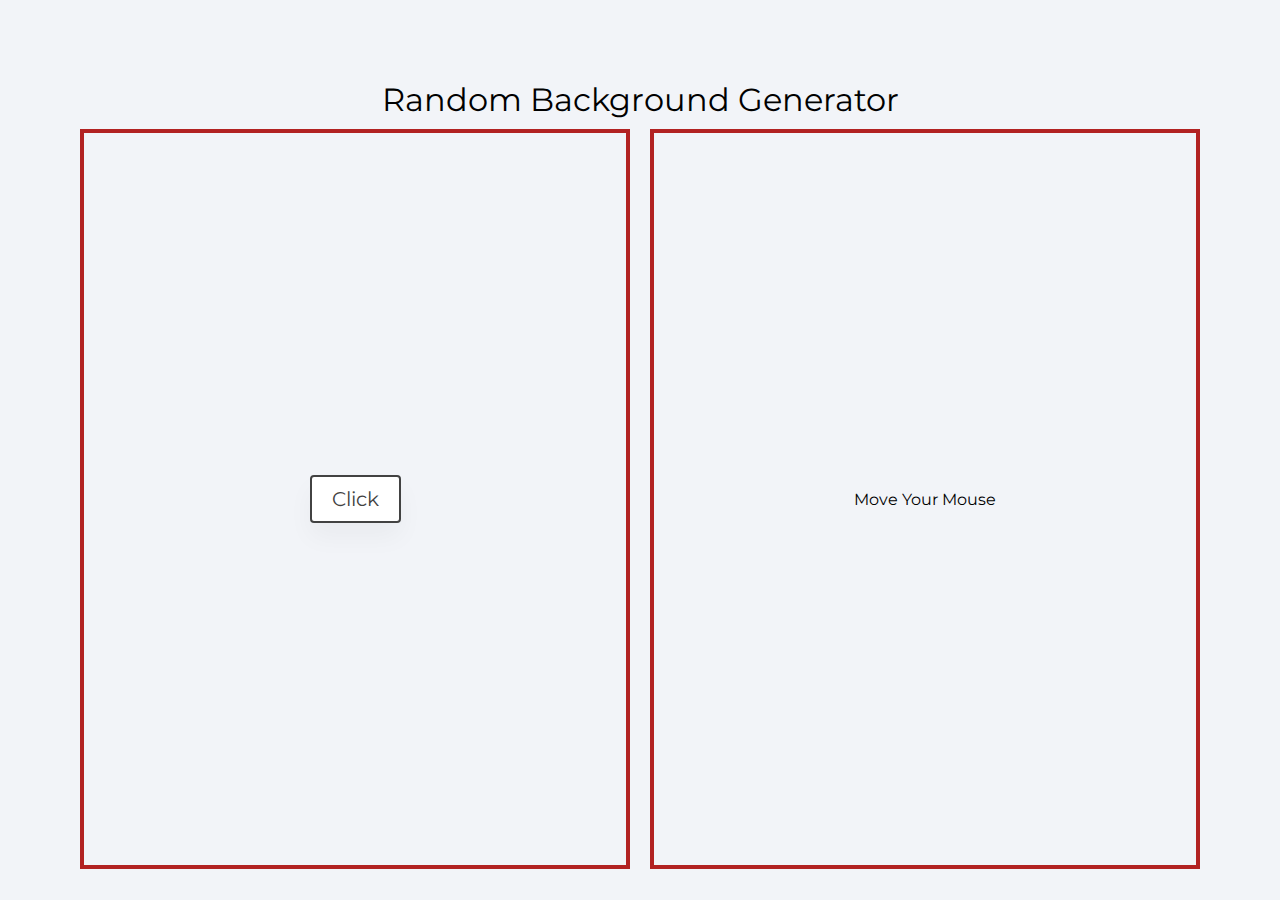
<file: block-BJaaek/code/index.html>
<!DOCTYPE html>
<html lang="en">
  <head>
    <meta charset="UTF-8" />
    <meta name="viewport" content="width=device-width, initial-scale=1.0" />
    <title>Random Background Generator</title>
    <link
      href="https://fonts.googleapis.com/css2?family=Montserrat:wght@200;400&display=swap"
      rel="stylesheet"
    />
    <link rel="stylesheet" href="style.css" />
  </head>
  <body>
    <div class="container">
      <h1>Random Background Generator</h1>
      <div class="boxes">
        <div class="box first">
          <div class="text">
            <p class="banner">Click</p>
          </div>
        </div>
        <div class="box second">
          <div class="text">
            <p class="banner1">Move Your Mouse</p>
          </div>
        </div>
      </div>
    </div>
    <script src="./script.js"></script>
  </body>
</html>
</file>
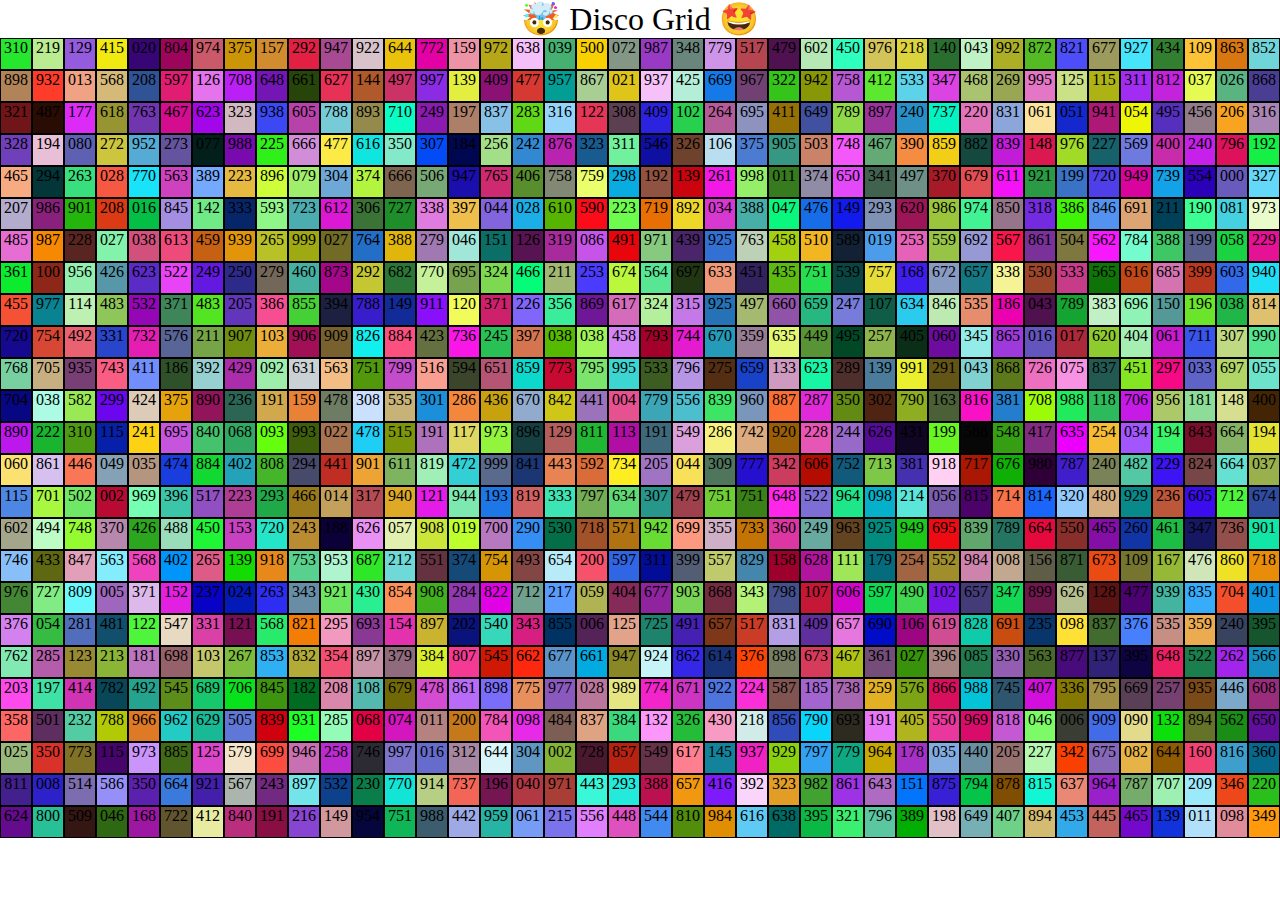
<file: block-BJaael/code/index.html>
<!DOCTYPE html>
<html lang="en">
  <head>
    <meta charset="UTF-8" />
    <meta name="viewport" content="width=device-width, initial-scale=1.0" />
    <title>🤯 Disco Grid 🤩</title>
    <link
      href="https://fonts.googleapis.com/css2?family=Montserrat:wght@200;400&display=swap"
      rel="stylesheet"
    />
    <link rel="stylesheet" href="style.css" />
  </head>
  <body>
    <h1 class="heading">🤯 Disco Grid 🤩</h1>
    <div class="container"></div>
    <script src="./script.js"></script>
  </body>
</html>
</file>
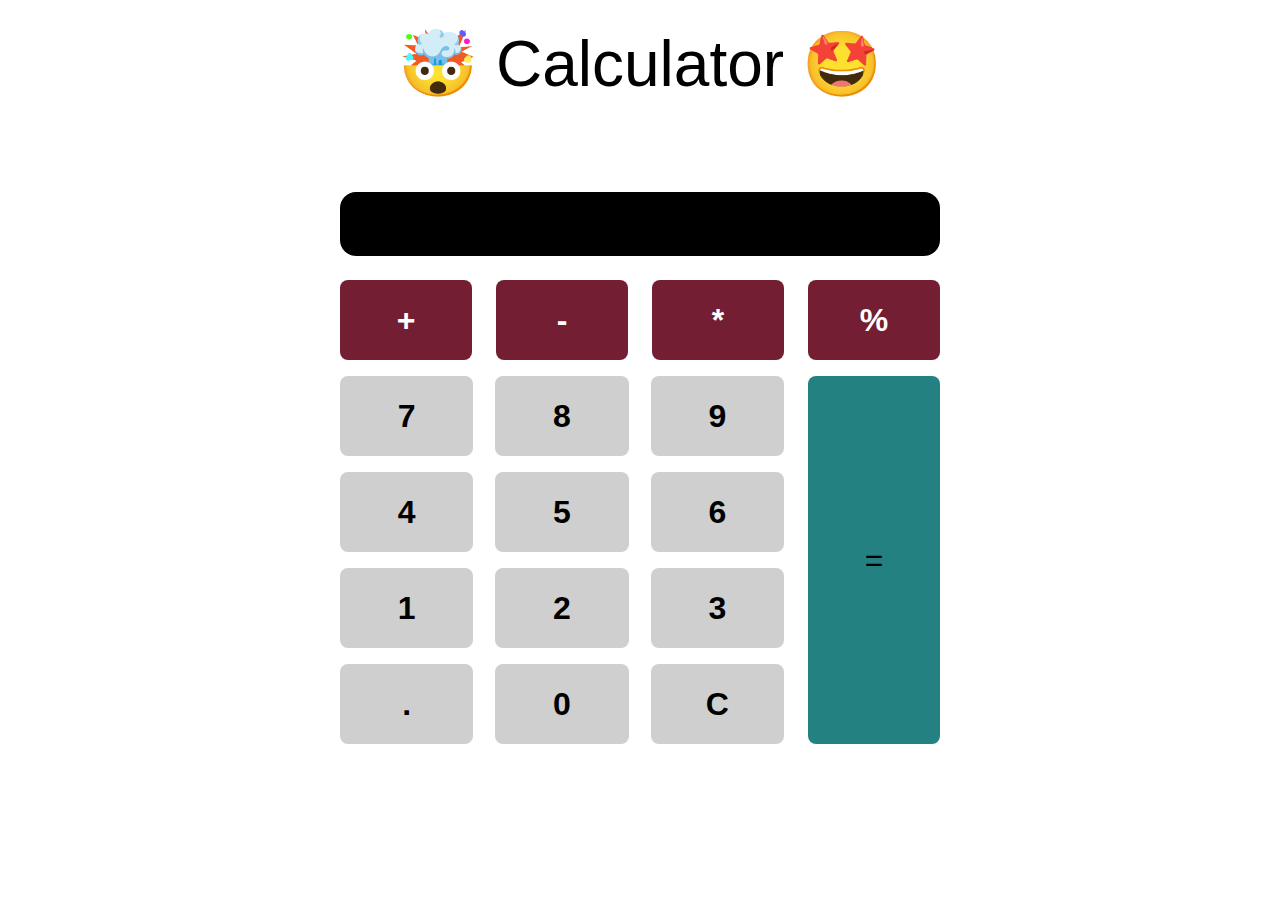
<file: block-BJaaeo/code/index.html>
<!DOCTYPE html>
<html lang="en">
  <head>
    <meta charset="UTF-8" />
    <meta name="viewport" content="width=device-width, initial-scale=1.0" />
    <title>Calculator</title>
    <link
      href="https://fonts.googleapis.com/css2?family=Montserrat:wght@200;400&display=swap"
      rel="stylesheet"
    />
    <link rel="stylesheet" href="style.css" />
  </head>
  <body>
    <h1 class="heading">🤯 Calculator 🤩</h1>
    <div class="container flex">
      <section class="display"></section>
      <div class="operation-container flex">
        <div class="operation btn">+</div>
        <div class="operation btn">-</div>
        <div class="operation btn">*</div>
        <div class="operation btn">%</div>
      </div>
      <div class="child-container flex">
        <div class="number-container flex">
          <div class="number btn">7</div>
          <div class="number btn">8</div>
          <div class="number btn">9</div>
          <div class="number btn">4</div>
          <div class="number btn">5</div>
          <div class="number btn">6</div>
          <div class="number btn">1</div>
          <div class="number btn">2</div>
          <div class="number btn">3</div>
          <div class="number btn">.</div>
          <div class="number btn">0</div>
          <div class="number btn">C</div>
        </div>
        <div class="result-container">
          <div class="equal btn">=</div>
        </div>
      </div>
    </div>
    <script src="./script.js"></script>
  </body>
</html>
</file>
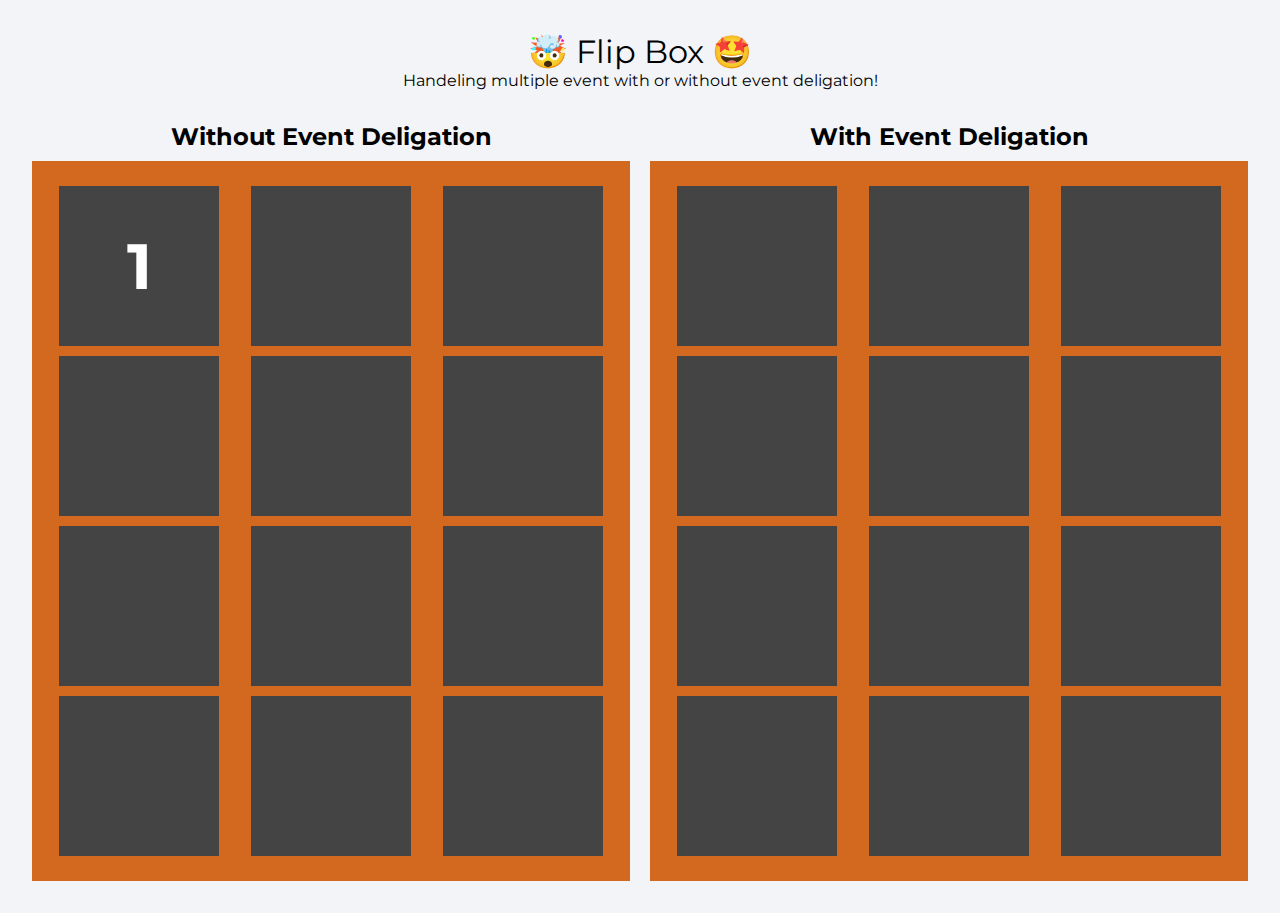
<file: block-BJaaep/code/index.html>
<!DOCTYPE html>
<html lang="en">
  <head>
    <meta charset="UTF-8" />
    <meta name="viewport" content="width=device-width, initial-scale=1.0" />
    <title>Flip Box</title>
    <link
      href="https://fonts.googleapis.com/css2?family=Montserrat:wght@200;400&display=swap"
      rel="stylesheet"
    />
    <link rel="stylesheet" href="style.css" />
  </head>
  <body>
    <h1 class="heading">🤯 Flip Box 🤩</h1>
    <p>Handeling multiple event with or without event deligation!</p>
    <div class="container">
      <div class="wrapper">
        <h2>Without Event Deligation</h2>
        <ul class="boxes">
          <li class="box">1</li>
          <li class="box"></li>
          <li class="box"></li>
          <li class="box"></li>
          <li class="box"></li>
          <li class="box"></li>
          <li class="box"></li>
          <li class="box"></li>
          <li class="box"></li>
          <li class="box"></li>
          <li class="box"></li>
          <li class="box"></li>
        </ul>
      </div>
      <div class="wrapper">
        <h2>With Event Deligation</h2>
        <ul class="boxes">
          <li class="box"></li>
          <li class="box"></li>
          <li class="box"></li>
          <li class="box"></li>
          <li class="box"></li>
          <li class="box"></li>
          <li class="box"></li>
          <li class="box"></li>
          <li class="box"></li>
          <li class="box"></li>
          <li class="box"></li>
          <li class="box"></li>
        </ul>
      </div>
    </div>
    <script src="./script.js"></script>
  </body>
</html>
</file>
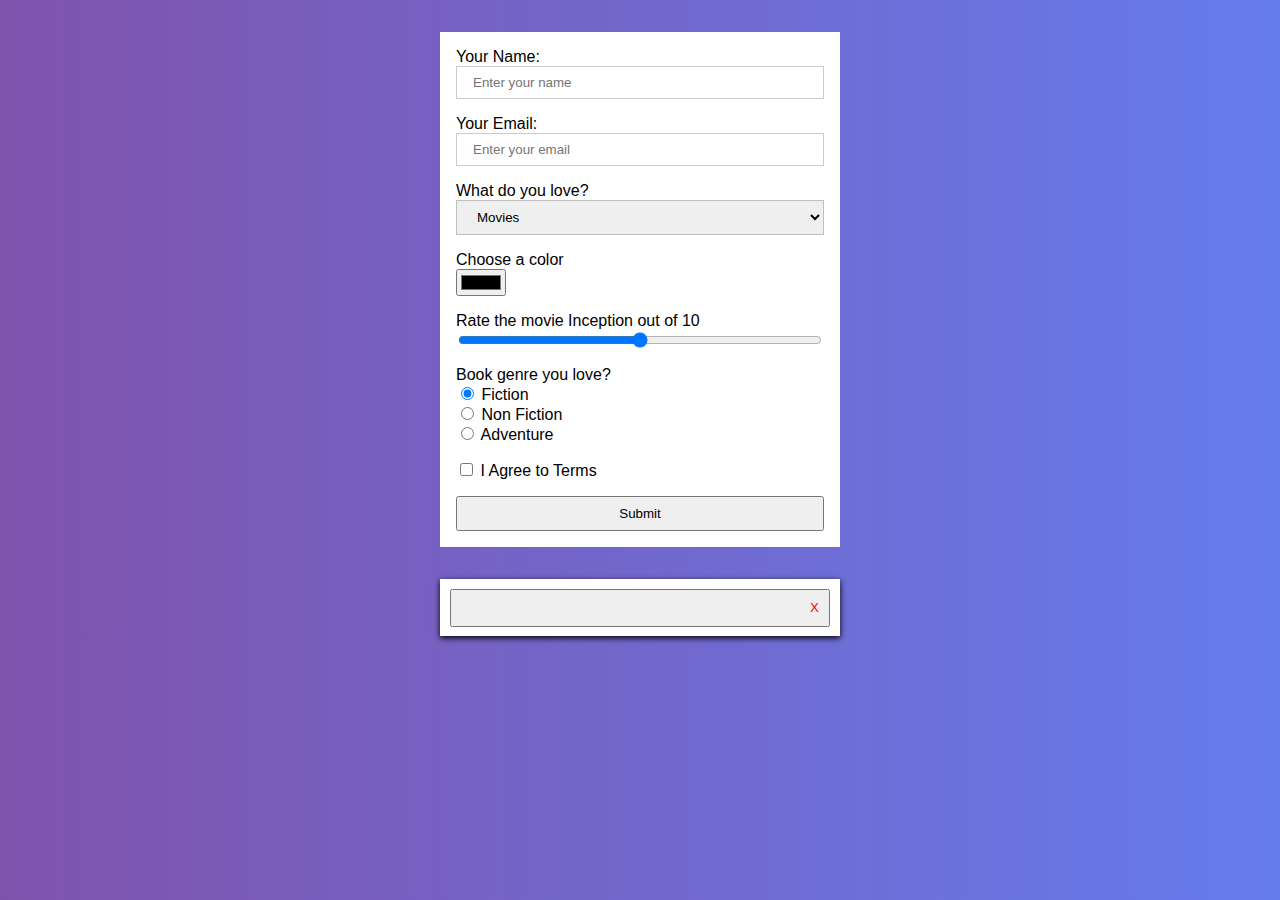
<file: block-BJaaer/code/index.html>
<!DOCTYPE html>
<html lang="en">
  <head>
    <meta charset="UTF-8" />
    <meta name="viewport" content="width=device-width, initial-scale=1.0" />
    <link rel="stylesheet" href="style.css" />
    <title>Handeling Forms 👇</title>
  </head>
  <body>
    <div>
      <form class="container">
        <div class="form-control">
          <label for="name">Your Name:</label>
          <input
            id="name"
            type="text"
            name="text"
            placeholder="Enter your name"
          />
        </div>
        <div class="form-control">
          <label for="email">Your Email:</label>
          <input
            id="email"
            type="text"
            name="email"
            placeholder="Enter your email"
          />
        </div>
        <div class="form-control">
          <label for="movies">What do you love?</label>
          <select id="gender" name="gender">
            <option value="movies">Movies</option>
            <option value="series">Series</option>
            <option value="others">Others</option>
          </select>
        </div>

        <div class="form-control">
          <label for="color">Choose a color</label>
          <input
            id="color"
            type="color"
            name="color"
            placeholder="Enter your email"
          />
        </div>
        <div class="form-control">
          <label for="range"> Rate the movie Inception out of 10 </label>
          <input
            id="range"
            type="range"
            max="10"
            step="1"
            name="range"
            placeholder="Enter your email"
          />
        </div>
        <div class="form-control">
          <label>Book genre you love?</label>

          <div>
            <input
              type="radio"
              id="fiction"
              name="drone"
              value="fiction"
              checked
            />
            <label for="fiction">Fiction</label>
          </div>

          <div>
            <input
              type="radio"
              id="non-fiction"
              name="drone"
              value="non-fiction"
            />
            <label for="non-fiction">Non Fiction</label>
          </div>

          <div>
            <input type="radio" id="adventure" name="drone" value="adventure" />
            <label for="adventure">Adventure</label>
          </div>
        </div>
        <div class="form-control terms">
          <input type="checkbox" id="terms" name="terms" />
          <label for="terms">I Agree to Terms</label>
        </div>
        <button type="submit">Submit</button>
      </form>
      <div class="model-form">
        <button class="close-form">X</button>
      </div>
    </div>
    <script src="./script.js"></script>
  </body>
</html>
</file>
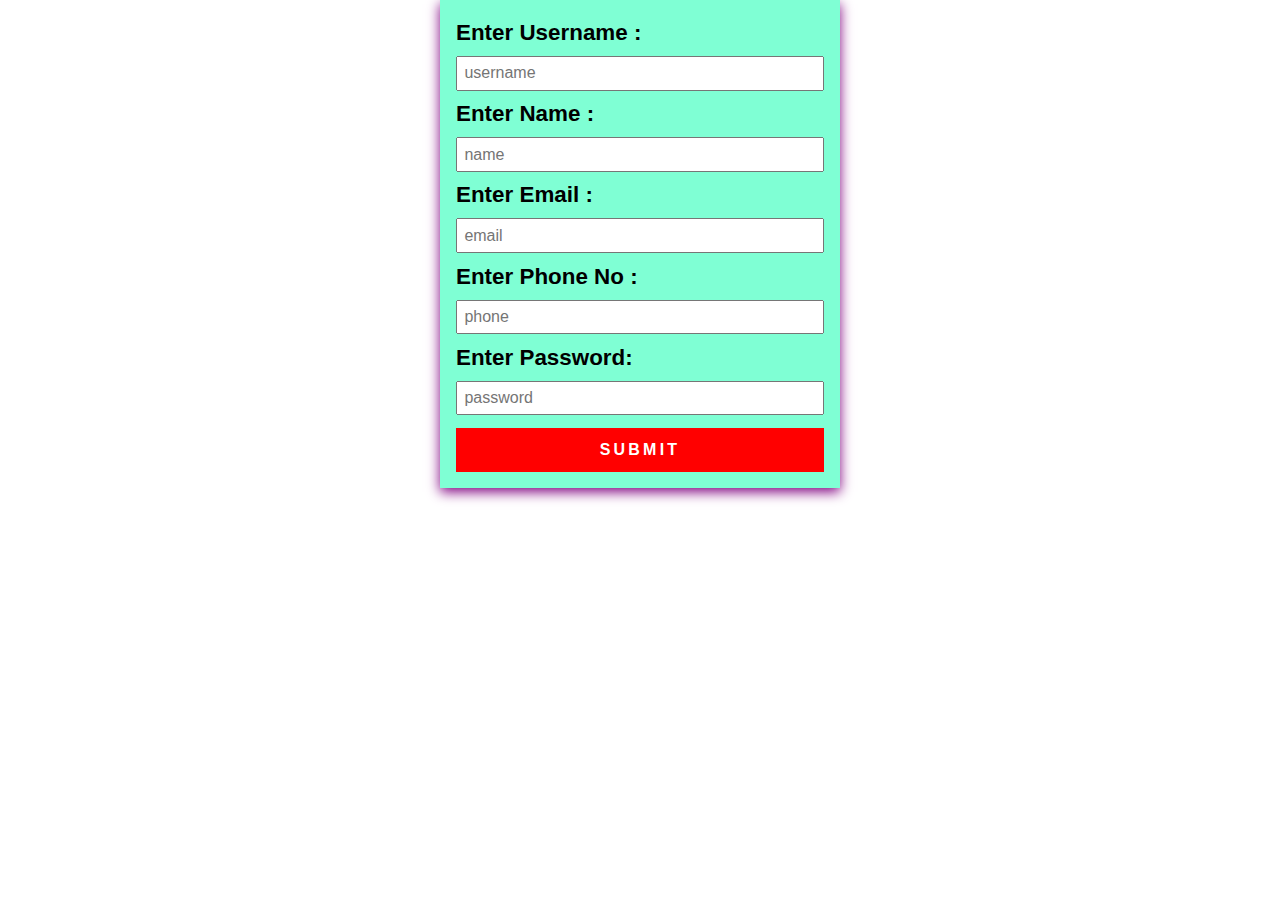
<file: block-BJaaes/code/index.html>
<!DOCTYPE html>
<html lang="en">
  <head>
    <meta charset="UTF-8" />
    <meta name="viewport" content="width=device-width, initial-scale=1.0" />
    <link rel="stylesheet" href="style.css" />
    <title>Form Validation 👇</title>
  </head>
  <body>
    <main class="container">
      <form>
        <div class="form-control">
          <label for="text">Enter Username :</label>
          <input type="text" name="username" placeholder="username" />
          <small></small>
        </div>
        <div class="form-control">
          <label for="text">Enter Name :</label>
          <input type="text" name="name" placeholder="name" />
          <small></small>
        </div>
        <div class="form-control">
          <label for="email">Enter Email :</label>
          <input type="email" name="email" placeholder="email" />
          <small></small>
        </div>
        <div class="form-control">
          <label for="number">Enter Phone No :</label>
          <input type="number" name="number" placeholder="phone" />
          <small></small>
        </div>
        <div class="form-control">
          <label for="password">Enter Password:</label>
          <input
            type="password"
            name="passord"
            placeholder="password"
            required
          />
          <small></small>
        </div>
        <button class="submit" type="submit">SUBMIT</button>
      </form>
    </main>
    <script src="./script.js"></script>
  </body>
</html>
</file>
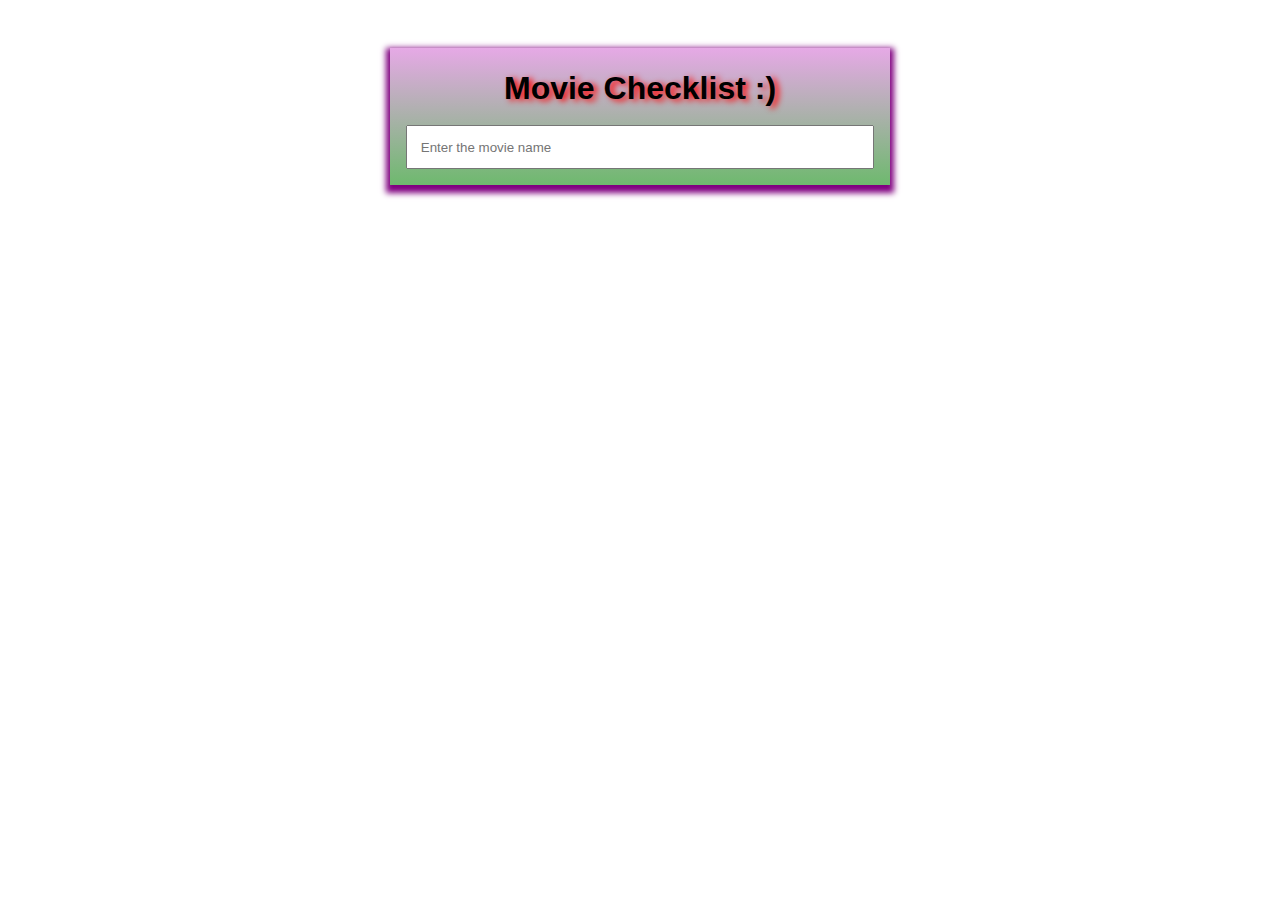
<file: block-BJaaet/code/index.html>
<!DOCTYPE html>
<html lang="en">
  <head>
    <meta charset="UTF-8" />
    <meta name="viewport" content="width=device-width, initial-scale=1.0" />
    <title>Movie Watch List</title>
    <link rel="stylesheet" href="style.css" />
  </head>
  <body>
    <main>
      <div class="container">
        <h1>Movie Checklist :)</h1>
        <input
          class="input-style"
          type="text"
          name="input"
          placeholder="Enter the movie name"
        />
        <ul class="output">
          <!-- <li>
            <input type="checkbox" id="1" />
            <label for="1">checkbox</label>
            <span>x</span>
          </li>
          <li>
            <input type="checkbox" id="1" />
            <label for="1">checkbox</label>
            <span>x</span>
          </li> -->
        </ul>
      </div>
      <script src="./script.js"></script>
    </main>
  </body>
</html>
</file>
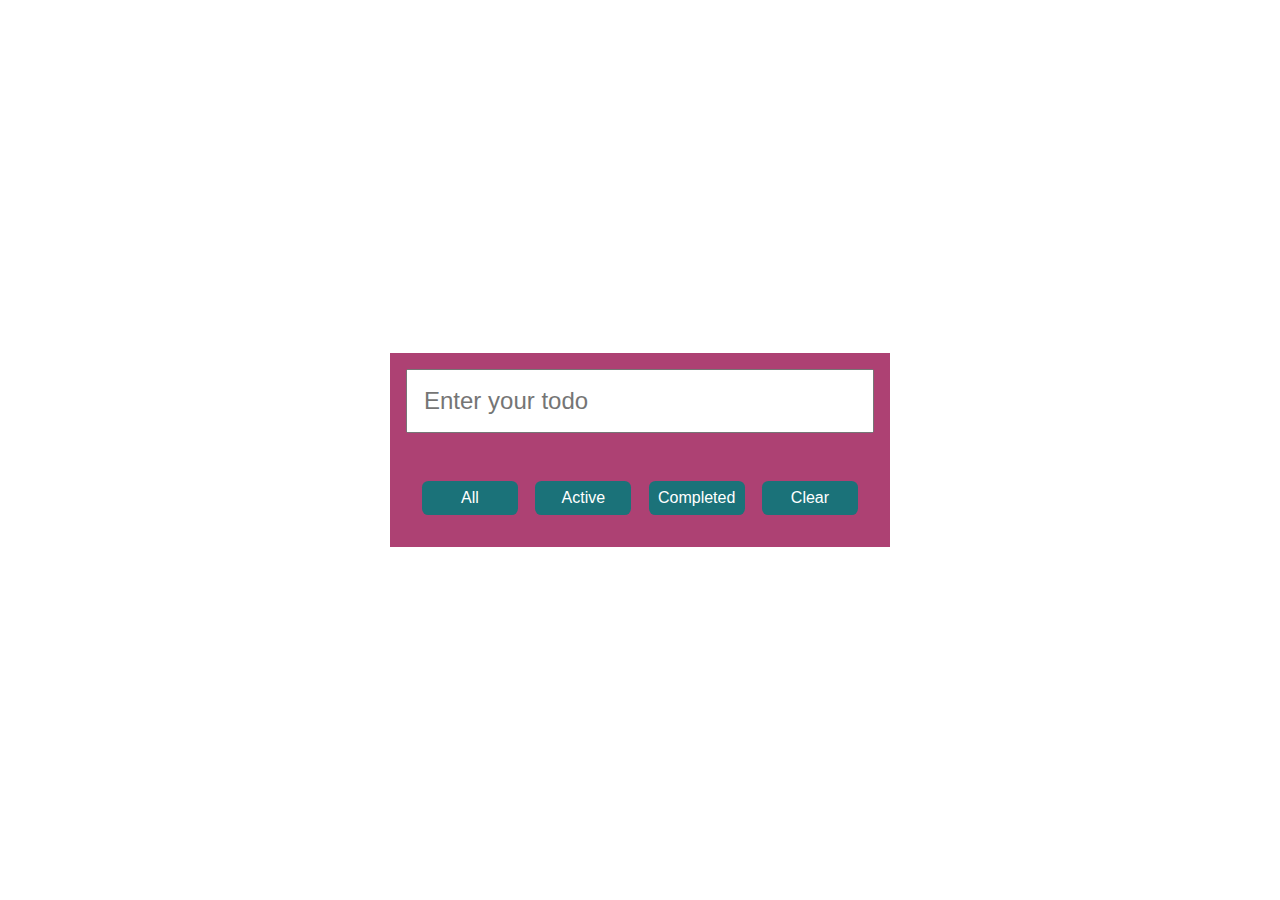
<file: block-BJaaev/code/index.html>
<!DOCTYPE html>
<html lang="en">
  <head>
    <meta charset="UTF-8" />
    <meta name="viewport" content="width=device-width, initial-scale=1.0" />
    <title>TODO Application</title>
    <link rel="stylesheet" href="style.css" />
  </head>
  <body>
    <main>
      <div class="container">
        <input
          type="text"
          name="todo"
          placeholder="Enter your todo"
          id="text"
        />
        <ul></ul>
        <footer>
          <button class="all">all</button>
          <button class="active">active</button>
          <button class="completed">completed</button>
          <button class="clear">clear</button>
        </footer>
      </div>
    </main>
    <script src="./script.js"></script>
  </body>
</html>
</file>
<file: block-BJaaek/code/style.css>
html {
  box-sizing: border-box;
  font-size: 16px;
}

*,
*:before,
*:after {
  box-sizing: inherit;
}

body,
h1,
h2,
h3,
h4,
h5,
h6,
p,
ol,
ul {
  margin: 0;
  padding: 0;
  font-weight: normal;
}

ol,
ul {
  list-style: none;
}

img {
  max-width: 100%;
  height: auto;
}

body {
  background: #f2f4f8;
  height: 100%;
  font-family: "Montserrat", sans-serif;
  width: 100vw;
  height: 100vh;
}

.container {
  text-align: center;
  height: 100%;
  max-width: 1280px;
  padding: 5rem;
  margin: 0 auto;
}
h1 {
  padding-bottom: 10px;
}

.banner {
  display: inline-block;
  color: #424242;
  font-size: 20px;
  text-decoration: none;
  text-align: center;
  margin: 20px auto;
  padding: 10px 20px;
  background: white;
  border-radius: 4px;
  min-width: 24px;
  font-size: 20px;
  box-shadow: 0 14px 26px rgba(0, 0, 0, 0.04);
  border: 2px solid;
}

.boxes {
  display: flex;
  justify-content: center;
  align-items: center;
  width: 100%;
  height: 100%;
}
.box {
  border: 4px solid firebrick;
  height: 100%;
  width: 50%;
}
.text {
  height: 100%;
  display: flex;
  justify-content: center;
  align-items: center;
}

.first {
  margin-right: 20px;
}
</file>
<file: block-BJaael/code/style.css>
html {
  box-sizing: border-box;
  font-size: 16px;
}

*,
*:before,
*:after {
  box-sizing: inherit;
}

body,
h1,
h2,
h3,
h4,
h5,
h6,
p,
ol,
ul {
  margin: 0;
  padding: 0;
  font-weight: normal;
}

ol,
ul {
  list-style: none;
}

img {
  max-width: 100%;
  height: auto;
}
h1 {
  text-align: center;
}
.container {
  display: flex;
  flex-wrap: wrap;
}
.box {
  height: 2rem;
  width: 2rem;
  text-align: center;
  border: 1px solid black;
}
</file>
<file: block-BJaaeo/code/style.css>
html,
body,
div,
span,
applet,
object,
iframe,
h1,
h2,
h3,
h4,
h5,
h6,
p,
blockquote,
pre,
a,
abbr,
acronym,
address,
big,
cite,
code,
del,
dfn,
em,
img,
ins,
kbd,
q,
s,
samp,
small,
strike,
strong,
sub,
sup,
tt,
var,
b,
u,
i,
center,
dl,
dt,
dd,
ol,
ul,
li,
fieldset,
form,
label,
legend,
table,
caption,
tbody,
tfoot,
thead,
tr,
th,
td,
article,
aside,
canvas,
details,
embed,
figure,
figcaption,
footer,
header,
hgroup,
menu,
nav,
output,
ruby,
section,
summary,
time,
mark,
audio,
video {
  margin: 0;
  padding: 0;
  border: 0;
  font-size: 100%;
  font: inherit;
  vertical-align: baseline;
}
/* HTML5 display-role reset for older browsers */
article,
aside,
details,
figcaption,
figure,
footer,
header,
hgroup,
menu,
nav,
section {
  display: block;
}
body {
  line-height: 1;
}
ol,
ul {
  list-style: none;
}
blockquote,
q {
  quotes: none;
}
blockquote:before,
blockquote:after,
q:before,
q:after {
  content: "";
  content: none;
}
table {
  border-collapse: collapse;
  border-spacing: 0;
}
* {
  box-sizing: border-box;
}
html {
  font-size: 16px;
}
body {
  line-height: 1.5;
  font-family: Arial, Helvetica, sans-serif;
  padding: 1rem;
}
.container {
  max-width: 600px;
  width: 100%;
  padding: 5rem 0;
  margin: 0 auto;
  flex-direction: column;
  align-items: center;
}
.flex {
  display: flex;
}
.heading {
  text-align: center;
  font-size: 4rem;
}

/*styles*/

section {
  padding: 2rem;
  width: 100%;
  border: none;
  background-color: #000000;
  border-radius: 1rem;
  outline: none;
  color: #ffffff;
  font-size: 2rem;
  text-align: right;
}

.operation-container {
  width: 100%;
  flex-wrap: wrap;
  padding: 1.5rem 0 0 0;
  justify-content: space-between;
}
.operation {
  flex: 0 1 22%;
  padding: 1rem;
  border-radius: 0.5rem;
  color: #ffffff;
  text-align: center;
  font-size: 2rem;
  font-weight: 900;
  background-color: #731e32;
}
.child-container {
  justify-content: space-between;
  flex-wrap: wrap;
  width: 100%;
}
.number-container {
  flex: 0 1 74%;
  justify-content: space-between;
  flex-wrap: wrap;
}
.number {
  flex: 0 1 30%;
  padding: 1rem;
  border-radius: 0.5rem;
  color: #000;
  text-align: center;
  font-size: 2rem;
  font-weight: 900;
  background-color: #cecfce;
  margin-top: 1rem;
}
.result-container {
  margin-top: 1rem;
  flex: 0 1 22%;
}

.equal {
  display: flex;
  align-items: center;
  justify-content: center;
  font-size: 2rem;
  background-color: #248181;
  height: 100%;
  text-align: center;
  border-radius: 0.5rem;
}

.btn:hover {
  cursor: pointer;
  box-shadow: 0 2px 6px black;
}
</file>
<file: block-BJaaep/code/style.css>
html {
  box-sizing: border-box;
  font-size: 16px;
}

*,
*:before,
*:after {
  box-sizing: inherit;
}

body,
h1,
h2,
h3,
h4,
h5,
h6,
p,
ol,
ul {
  margin: 0;
  padding: 0;
  font-weight: normal;
}

ol,
ul {
  list-style: none;
}

img {
  max-width: 100%;
  height: auto;
}

body {
  background: #f2f4f8;
  font-family: 'Montserrat', sans-serif;
  text-align: center;
}

.container {
  text-align: center;
  max-width: 1280px;
  padding: 2rem;
  margin: 0 auto;
  display: flex;
}

.banner {
  display: inline-block;
  color: #424242;
  font-size: 20px;
  text-decoration: none;
  text-align: center;
  margin: 20px auto;
  padding: 10px 20px;
  background: white;
  border-radius: 4px;
  min-width: 24px;
  font-size: 20px;
  box-shadow: 0 14px 26px rgba(0, 0, 0, 0.04);
  border: 2px solid;
}
.wrapper {
  max-width: 50%;
  margin: 0 auto;
}

.boxes {
  display: flex;
  flex-wrap: wrap;
  justify-content: space-evenly;
  background-color: chocolate;
  color: #444;
  padding: 20px 0;
}

.wrapper:first-child {
  margin-right: 20px;
}

.box {
  margin: 5px;
  background-color: #444;
  background-size: contain;
  background-repeat: no-repeat;
  background-position: center center;
  height: 160px;
  width: 160px;
  display: flex;
  justify-content: center;
  align-items: center;
  font-size: 4rem;
  font-weight: bold;
  color: white;
  cursor: pointer;
}
.text {
  height: 100%;
  display: flex;
  justify-content: center;
  align-items: center;
}

.first {
  margin-right: 20px;
}

h2 {
  font-weight: bolder;
  padding-bottom: 10px;
}

.heading {
  text-align: center;
  margin-top: 2rem;
}
</file>
<file: block-BJaaet/code/style.css>
html,
body,
div,
span,
applet,
object,
iframe,
h1,
h2,
h3,
h4,
h5,
h6,
p,
blockquote,
pre,
a,
abbr,
acronym,
address,
big,
cite,
code,
del,
dfn,
em,
img,
ins,
kbd,
q,
s,
samp,
small,
strike,
strong,
sub,
sup,
tt,
var,
b,
u,
i,
center,
dl,
dt,
dd,
ol,
ul,
li,
fieldset,
form,
label,
legend,
table,
caption,
tbody,
tfoot,
thead,
tr,
th,
td,
article,
aside,
canvas,
details,
embed,
figure,
figcaption,
footer,
header,
hgroup,
menu,
nav,
output,
ruby,
section,
summary,
time,
mark,
audio,
video {
  margin: 0;
  padding: 0;
  border: 0;
  font-size: 100%;
  font: inherit;
  vertical-align: baseline;
}
/* HTML5 display-role reset for older browsers */
article,
aside,
details,
figcaption,
figure,
footer,
header,
hgroup,
menu,
nav,
section {
  display: block;
}
body {
  line-height: 1;
}
ol,
ul {
  list-style: none;
}
blockquote,
q {
  quotes: none;
}
blockquote:before,
blockquote:after,
q:before,
q:after {
  content: "";
  content: none;
}
table {
  border-collapse: collapse;
  border-spacing: 0;
}
/*General styles*/
*,
*::before,
*::after {
  box-sizing: border-box;
}
body {
  line-height: 1.5;
  font-family: "Open Sans", sans-serif;
}
.container {
  max-width: 500px;
  margin: 0 auto;
  margin-top: 3rem;
  box-shadow: 0 4px 6px 4px purple;
  padding: 1rem;
  background: linear-gradient(rgb(230, 169, 230), rgb(110, 185, 110));
}
h1 {
  font-size: 2rem;
  font-weight: 700;
  text-align: center;
  margin-bottom: 0.8rem;
  text-shadow: 4px 2px 6px red;
}
.input-style {
  display: block;
  width: 100%;
  padding: 0.8rem;
}
li {
  font-size: 1.4rem;
  color: blue;
  margin: 0.8rem;
  cursor: pointer;
}
li span {
  margin-left: 3rem;
  color: red;
  font-weight: 700;

  cursor: pointer;
}
/* ul:focus {
  cursor: pointer;
} */
</file>
<file: block-BJaaev/code/style.css>
html,
body,
div,
span,
applet,
object,
iframe,
h1,
h2,
h3,
h4,
h5,
h6,
p,
blockquote,
pre,
a,
abbr,
acronym,
address,
big,
cite,
code,
del,
dfn,
em,
img,
ins,
kbd,
q,
s,
samp,
small,
strike,
strong,
sub,
sup,
tt,
var,
b,
u,
i,
center,
dl,
dt,
dd,
ol,
ul,
li,
fieldset,
form,
label,
legend,
table,
caption,
tbody,
tfoot,
thead,
tr,
th,
td,
article,
aside,
canvas,
details,
embed,
figure,
figcaption,
footer,
header,
hgroup,
menu,
nav,
output,
ruby,
section,
summary,
time,
mark,
audio,
video {
  margin: 0;
  padding: 0;
  border: 0;
  font-size: 100%;
  font: inherit;
  vertical-align: baseline;
}
/* HTML5 display-role reset for older browsers */
article,
aside,
details,
figcaption,
figure,
footer,
header,
hgroup,
menu,
nav,
section {
  display: block;
}
body {
  line-height: 1;
}
ol,
ul {
  list-style: none;
}
blockquote,
q {
  quotes: none;
}
blockquote:before,
blockquote:after,
q:before,
q:after {
  content: "";
  content: none;
}
table {
  border-collapse: collapse;
  border-spacing: 0;
}
* {
  box-sizing: border-box;
}
body {
  line-height: 1.5;
  font-family: Arial, Helvetica, sans-serif;
}
main {
  display: flex;
  justify-content: center;
  align-items: center;
  height: 100vh;
}
.container {
  max-width: 500px;
  width: 100%;
  padding: 1rem;
  background-color: rgb(173, 65, 115);
}
#text {
  width: 100%;
  padding: 1rem;
  font-size: 1.5rem;
}
ul {
  width: 100%;
  text-align: left;
  padding: 1rem 0;
  font-size: 1.5rem;
  font-weight: 500;
}
li {
  display: flex;
  align-items: center;
  padding: 1rem 1rem;
  background-color: #ffffff;
  margin-top: 1rem;
}
.checkbox {
  display: block;
  /* vertical-align: middle; */
}

.todo-text {
  margin: 0 4rem 0 1rem;
}
footer {
  width: 100%;
  padding: 1rem;
  display: flex;
  justify-content: space-between;
}
button {
  width: 6rem;
  background-color: rgb(27, 114, 121);
  border: none;
  padding: 0.5rem;
  border-radius: 0.4rem;
  color: #ffffff;
  font-size: 1rem;
  text-transform: capitalize;
}
button:hover,
span:hover {
  cursor: pointer;
}
.selected {
  color: #000000;
  background-color: #ffffff;
}
</file>
<file: block-BJaaer/code/style.css>
/* CSS Reset */

html {
  box-sizing: border-box;
  font-size: 16px;
}

*,
*:before,
*:after {
  box-sizing: inherit;
}

body,
h1,
h2,
h3,
h4,
h5,
h6,
p,
ol,
ul {
  margin: 0;
  padding: 0;
  font-weight: normal;
}

ol,
ul {
  list-style: none;
}

img {
  max-width: 100%;
  height: auto;
}

/* Main CSS */

body {
  font-family: -apple-system, BlinkMacSystemFont, "Segoe UI", Roboto, Oxygen,
    Ubuntu, Cantarell, "Open Sans", "Helvetica Neue", sans-serif;
  background: linear-gradient(to right, #7f53ac 0, #657ced 100%);
}
* {
  box-sizing: border-box;
}

button {
  padding: 0.5rem;
}

body {
  margin-top: 2rem;
}

input[type="text"] {
  padding: 0.5rem 1rem;
  border: none;
  border: 1px solid rgba(0, 0, 0, 0.2);
}
select {
  padding: 0.5rem 1rem;
  border: none;
  border: 1px solid rgba(0, 0, 0, 0.2);
}

.container {
  max-width: 400px;
  margin: 2rem auto;
  background: white;
  padding: 1rem;
  display: flex;
  flex-direction: column;
  gap: 1rem;
}

p {
  padding-top: 1rem;
}

.form-control {
  width: 100%;
  display: flex;
  flex-direction: column;
}
input[type="text"] {
  width: 100%;
}
.terms {
  display: inline-block;
}
.model-form {
  padding: 0.6rem;
  max-width: 400px;
  margin: 0 auto;
  box-shadow: 0 2px 6px black;
  background-color: white;
  color: black;
  display: flex;
  flex-direction: column;
}
.close-form {
  color: red;
  padding: 0.6rem;
  text-align: right;
}
</file>
<file: block-BJaaes/code/style.css>
/* CSS Reset */

/* http://meyerweb.com/eric/tools/css/reset/ 
   v2.0 | 20110126
   License: none (public domain)
*/

html,
body,
div,
span,
applet,
object,
iframe,
h1,
h2,
h3,
h4,
h5,
h6,
p,
blockquote,
pre,
a,
abbr,
acronym,
address,
big,
cite,
code,
del,
dfn,
em,
img,
ins,
kbd,
q,
s,
samp,
small,
strike,
strong,
sub,
sup,
tt,
var,
b,
u,
i,
center,
dl,
dt,
dd,
ol,
ul,
li,
fieldset,
form,
label,
legend,
table,
caption,
tbody,
tfoot,
thead,
tr,
th,
td,
article,
aside,
canvas,
details,
embed,
figure,
figcaption,
footer,
header,
hgroup,
menu,
nav,
output,
ruby,
section,
summary,
time,
mark,
audio,
video {
  margin: 0;
  padding: 0;
  border: 0;
  font-size: 100%;
  font: inherit;
  vertical-align: baseline;
}
/* HTML5 display-role reset for older browsers */
article,
aside,
details,
figcaption,
figure,
footer,
header,
hgroup,
menu,
nav,
section {
  display: block;
}
body {
  line-height: 1;
}
ol,
ul {
  list-style: none;
}
blockquote,
q {
  quotes: none;
}
blockquote:before,
blockquote:after,
q:before,
q:after {
  content: "";
  content: none;
}
table {
  border-collapse: collapse;
  border-spacing: 0;
}

/**/
*,
*::before,
*::after {
  box-sizing: border-box;
}
body {
  line-height: 1.5;
  font-family: "Open Sans", sans-serif;
}
.container {
  max-width: 400px;
  margin: 0 auto;
}
form {
  padding: 1rem;
  background-color: aquamarine;
  box-shadow: 0 4px 12px purple;
}
label {
  font-size: 1.4rem;
  font-weight: 700;
}
.form-control input {
  display: block;
  width: 100%;
  font-size: 1rem;
  padding: 0.4rem;
  margin: 0.4rem 0;
}
.submit {
  background-color: red;
  margin-top: 0.8rem;
  display: block;
  width: 100%;
  border: 0;
  padding: 0.8rem;
  color: white;
  font-size: 1rem;
  font-weight: 800;
  letter-spacing: 0.2rem;
}
.submit:hover {
  box-shadow: 0 2px 6px black;
}
.form-control:focus {
  border: 2px solid rgb(143, 29, 143);
}
</file>
